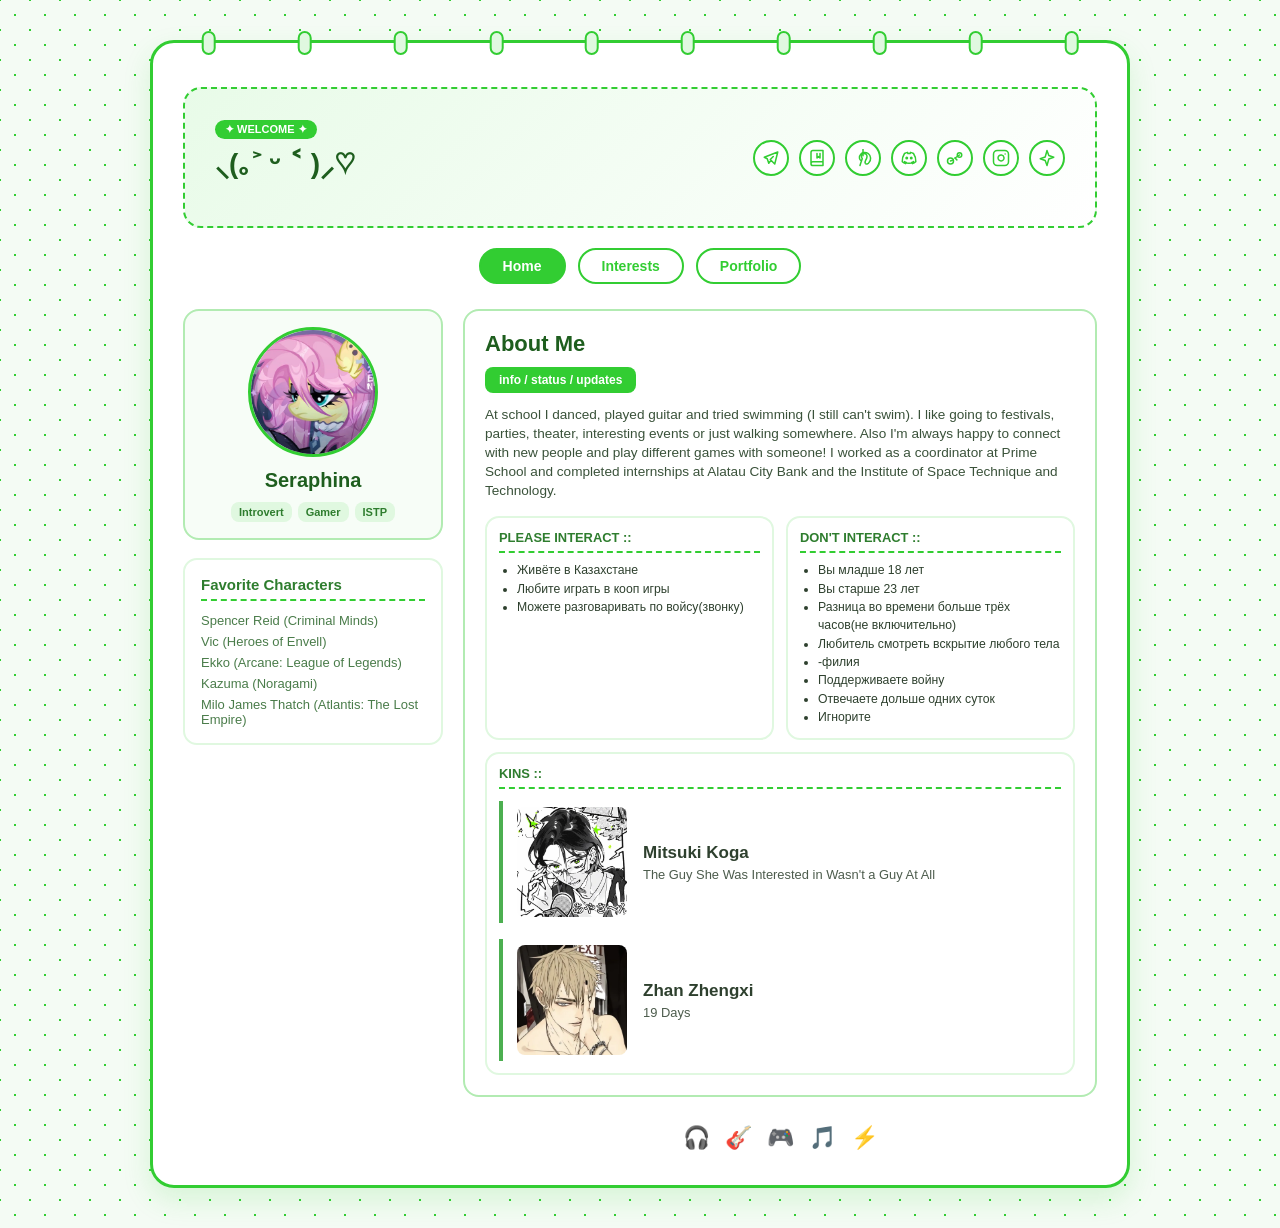
<file: index.html>
<!DOCTYPE html>
<html>
  <head>
    <link rel="icon" type="image/webp" href="./imgs/favicon.webp" />
    <meta http-equiv="refresh" content="0; url=./pages/index.html" />
  </head>
  <body></body>
</html>
</file>
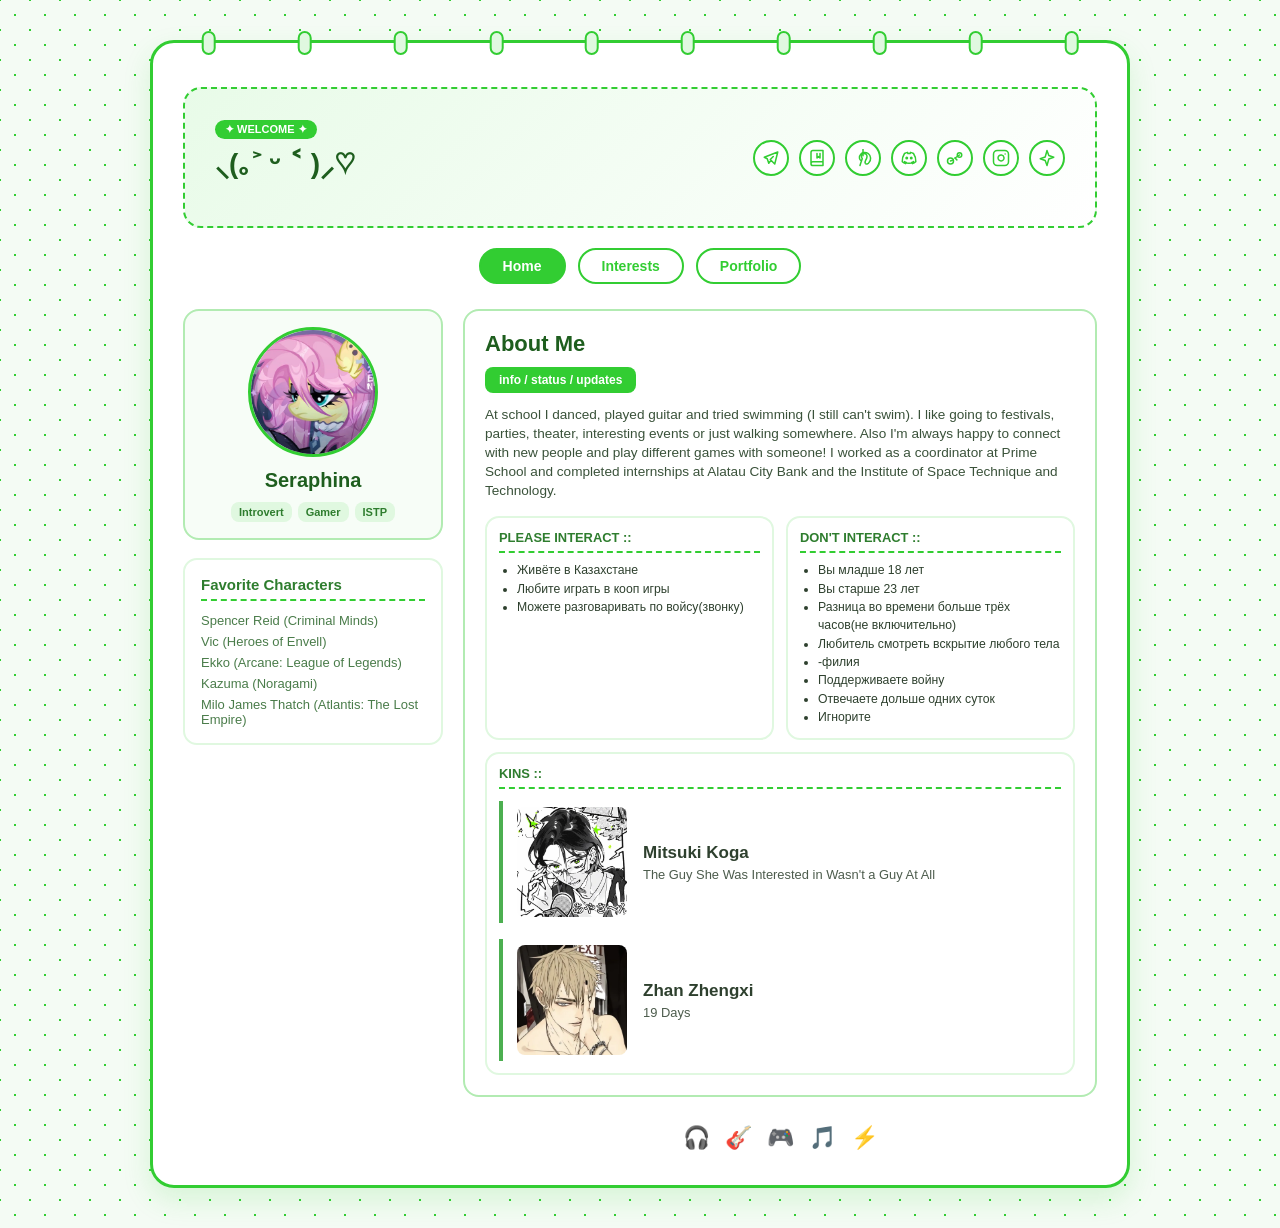
<file: pages/index.html>
<!DOCTYPE html>
<html lang="ru">

<head>
    <meta charset="UTF-8">
    <meta name="viewport" content="width=device-width, initial-scale=1.0">
    <title>Seraphina's info</title>
    <link rel="icon" type="image/webp" href="../imgs/favicon.webp">
    <link rel="stylesheet" href="../styles/style.css">
</head>

<body>
    <div class="notebook-container">
        <div class="notebook-rings">
            <span></span><span></span><span></span><span></span><span></span>
            <span></span><span></span><span></span><span></span><span></span>
        </div>

        <header class="header-banner">
            <div class="banner-content">
                <div class="badge-tag">✦ WELCOME ✦</div>
                <h1>⸜(｡˃ ᵕ ˂ )⸝♡</h1>
                <p style="font-size: small;">ﾠ‎</p>
            </div>
            <div class="social-links">
                <a href="https://t.me/WKQCI" class="social-bubble" title="Telegram">
                    <svg xmlns="http://www.w3.org/2000/svg" width="18" height="18" viewBox="0 0 24 24" fill="none"
                        stroke="currentColor" stroke-width="2" stroke-linecap="round" stroke-linejoin="round">
                        <path d="m15 10-4 4 6 6 4-16-18 7 4 2 2 6 3-4" />
                    </svg>
                </a>
                <a href="https://mangalib.me/ru/user/2241184" class="social-bubble" title="MangaLib">
                    <svg xmlns="http://www.w3.org/2000/svg" width="18" height="18" viewBox="0 0 24 24" fill="none"
                        stroke="currentColor" stroke-width="2" stroke-linecap="round" stroke-linejoin="round">
                        <path d="M4 19.5v-15A2.5 2.5 0 0 1 6.5 2H20v20H6.5a2.5 2.5 0 0 1 0-5H20" />
                        <path d="M12 6v6l2-2 2 2V6" />
                    </svg>
                </a>
                <a href="https://pin.it/7FS2SkRtE" class="social-bubble" title="Pinterest">
                    <svg xmlns="http://www.w3.org/2000/svg" width="18" height="18" viewBox="0 0 24 24" fill="none"
                        stroke="currentColor" stroke-width="2" stroke-linecap="round" stroke-linejoin="round">
                        <line x1="12" y1="9" x2="12" y1="22" />
                        <path
                            d="M8 22s1.5-5 3-9c-2-3-1-7 2-7 4 0 5 3 4 6-1 3-3 4-2 7 1 2 4 1 5-1 3-3 3-9-1-12-3-2-8-2-10 1-3 3-2 8 1 9" />
                    </svg>
                </a>
                <a href="https://discord.com/users/699096032499335188" class="social-bubble" title="Discord">
                    <svg xmlns="http://www.w3.org/2000/svg" width="18" height="18" viewBox="0 0 24 24" fill="none"
                        stroke="currentColor" stroke-width="2" stroke-linecap="round" stroke-linejoin="round">
                        <path
                            d="M18 6h0a14 14 0 0 0-4-1.5 10 10 0 0 0-.5 1.5 13 13 0 0 0-3 0 10 10 0 0 0-.5-1.5A14 14 0 0 0 6 6a18 18 0 0 0-3 11 15 15 0 0 0 4.5 2.5 11 11 0 0 0 1-1.5 9 9 0 0 1-2.5-1.2A.1.1 0 0 1 6 16.7a10 10 0 0 0 12 0 .1.1 0 0 1 .1.1 9 9 0 0 1-2.5 1.2 11 11 0 0 0 1 1.5 15 15 0 0 0 4.5-2.5A18 18 0 0 0 18 6z" />
                        <circle cx="9" cy="12" r="1" />
                        <circle cx="15" cy="12" r="1" />
                    </svg>
                </a>
                <a href="https://steamcommunity.com/profiles/76561199882814099/" class="social-bubble" title="Steam">
                    <svg xmlns="http://www.w3.org/2000/svg" width="18" height="18" viewBox="0 0 24 24" fill="none"
                        stroke="currentColor" stroke-width="2" stroke-linecap="round" stroke-linejoin="round">
                        <path d="M6 12a4 4 0 1 0 0 8 4 4 0 0 0 0-8z" />
                        <path d="M18 11a3 3 0 1 0 0-6 3 3 0 0 0 0 6z" />
                        <path d="M12 12l2.5 2.5" />
                        <path d="M6 16l3.5-1.5" />
                        <path d="M18 8l-6 4" />
                    </svg>
                </a>
                <a href="https://www.instagram.com/mitnkfa?igsh=MWlxY2xwZGx0ajd3OQ==" class="social-bubble"
                    title="Instagram">
                    <svg xmlns="http://www.w3.org/2000/svg" width="18" height="18" viewBox="0 0 24 24" fill="none"
                        stroke="currentColor" stroke-width="2" stroke-linecap="round" stroke-linejoin="round">
                        <rect width="20" height="20" x="2" y="2" rx="5" ry="5" />
                        <path d="M16 11.37A4 4 0 1 1 12.63 8 4 4 0 0 1 16 11.37z" />
                        <line x1="17.5" x2="17.51" y1="6.5" y2="6.5" />
                    </svg>
                </a>
                <a href="https://music.yandex.ru/playlists/lk.f6e17c79-1534-40dc-bf30-566a94ad2deb?utm_source=desktop&utm_medium=copy_link" class="social-bubble" title="Yandex Music">
                    <svg xmlns="http://www.w3.org/2000/svg" width="18" height="18" viewBox="0 0 24 24" fill="none"
                        stroke="currentColor" stroke-width="2" stroke-linecap="round" stroke-linejoin="round">
                        <path d="M12 2l2.4 6.6 6.6 2.4-6.6 2.4L12 22l-2.4-6.6L3 13l6.6-2.4L12 2z" />
                    </svg>
                </a>
            </div>
        </header>

        <nav class="navigation-bar">
            <a href="index.html" class="nav-pill active">Home</a>
            <a href="interests.html" class="nav-pill">Interests</a>
            <a href="portfolio.html" class="nav-pill">Portfolio</a>
        </nav>

        <div class="grid-layout">
            <aside class="sidebar">
                <div class="profile-card" style="padding: 16px;">
                    <div class="avatar-frame" style="width: 130px; height: 130px;">
                        <img src="../imgs/avatar.webp"
                            style="border-radius: 50%; object-fit: cover; width: 100%; height: 100%;">
                    </div>
                    <h2 style="margin-bottom: 10px;">Seraphina</h2>
                    <div class="tags-container">
                        <span class="tag">Introvert</span>
                        <span class="tag">Gamer</span>
                        <span class="tag">ISTP</span>
                    </div>
                </div>

                <div class="side-block">
                    <h3>Favorite Characters</h3>
                    <ul class="interest-list">
                        <li>Spencer Reid (Criminal Minds)</li>
                        <li>Vic (Heroes of Envell)</li>
                        <li>Ekko (Arcane: League of Legends)</li>
                        <li>Kazuma (Noragami)</li>
                        <li>Milo James Thatch (Atlantis: The Lost Empire)</li>
                    </ul>
                </div>
            </aside>

            <main class="main-content">
                <section class="content-card">
                    <h2>About Me</h2>
                    <div class="info-strip">info / status / updates</div>
                    <p style="font-size: 0.85em; line-height: 1.4; margin-bottom: 16px;">At school I danced, played guitar and
                        tried swimming (I still can't swim). I like going to festivals, parties, theater, interesting
                        events or just walking somewhere. Also I'm always happy to connect with new people and play different games with someone! I worked as a coordinator at Prime School and completed internships at Alatau City Bank and the Institute of Space Technique and Technology.</p>

                    <div style="display: grid; grid-template-columns: repeat(auto-fit, minmax(200px, 1fr)); gap: 12px; margin-bottom: 12px;">
                        <div class="side-block" style="padding: 12px; font-size: 0.85em;">
                            <h3 style="font-size: 0.95em; margin-bottom: 8px;">PLEASE INTERACT ::</h3>
                            <ul style="list-style-type: disc; padding-left: 18px; margin: 0; font-size: 0.9em; line-height: 1.5;">
                                <li>Живёте в Казахстане</li>
                                <li>Любите играть в кооп игры</li>
                                <li>Можете разговаривать по войсу(звонку)</li>
                            </ul>
                        </div>

                        <div class="side-block" style="padding: 12px; font-size: 0.85em;">
                            <h3 style="font-size: 0.95em; margin-bottom: 8px;">DON'T INTERACT ::</h3>
                            <ul style="list-style-type: disc; padding-left: 18px; margin: 0; font-size: 0.9em; line-height: 1.5;">
                                <li>Вы младше 18 лет</li>
                                <li>Вы старше 23 лет</li>
                                <li>Разница во времени больше трёх часов(не включительно)</li>
                                <li>Любитель смотреть вскрытие любого тела</li>
                                <li>-филия</li>
                                <li>Поддерживаете войну</li>
                                <li>Отвечаете дольше одних суток</li>
                                <li>Игнорите</li>
                            </ul>
                        </div>
                    </div>

                    <div class="side-block" style="padding: 12px; font-size: 0.85em;">
                        <h3 style="font-size: 0.95em; margin-bottom: 12px;">KINS ::</h3>
                        <div style="display: flex; flex-direction: column; gap: 16px;">
                            <div style="display: flex; align-items: center; gap: 16px; border-left: 4px solid #4caf50; padding-left: 14px; padding-top: 6px; padding-bottom: 6px;">
                                <img src="../imgs/mitsuki.webp" alt="Mitsuki Koga" style="width: 110px; height: 110px; border-radius: 8px; object-fit: cover; flex-shrink: 0; display: block; margin: 0 auto;">
                                <div style="width: 100%;">
                                    <div style="font-weight: bold; font-size: 1.25em; margin-bottom: 4px; text-align: left;">Mitsuki Koga</div>
                                    <div style="font-size: 0.95em; opacity: 0.85; text-align: left;">The Guy She Was Interested in Wasn't a Guy At All</div>
                                </div>
                            </div>
                            <div style="display: flex; align-items: center; gap: 16px; border-left: 4px solid #4caf50; padding-left: 14px; padding-top: 6px; padding-bottom: 6px;">
                                <img src="../imgs/zhan_zheng_xi.webp" alt="Zhan Zhengxi" style="width: 110px; height: 110px; border-radius: 8px; object-fit: cover; flex-shrink: 0; display: block; margin: 0 auto;">
                                <div style="width: 100%;">
                                    <div style="font-weight: bold; font-size: 1.25em; margin-bottom: 4px; text-align: left;">Zhan Zhengxi</div>
                                    <div style="font-size: 0.95em; opacity: 0.85; text-align: left;">19 Days</div>
                                </div>
                            </div>
                        </div>
                    </div>
                </section>

                <div class="decorations">
                    <span class="decor-icon">🎧</span>
                    <span class="decor-icon">🎸</span>
                    <span class="decor-icon">🎮</span>
                    <span class="decor-icon">🎵</span>
                    <span class="decor-icon">⚡</span>
                </div>
            </main>
        </div>
    </div>
</body>

</html>
</file>
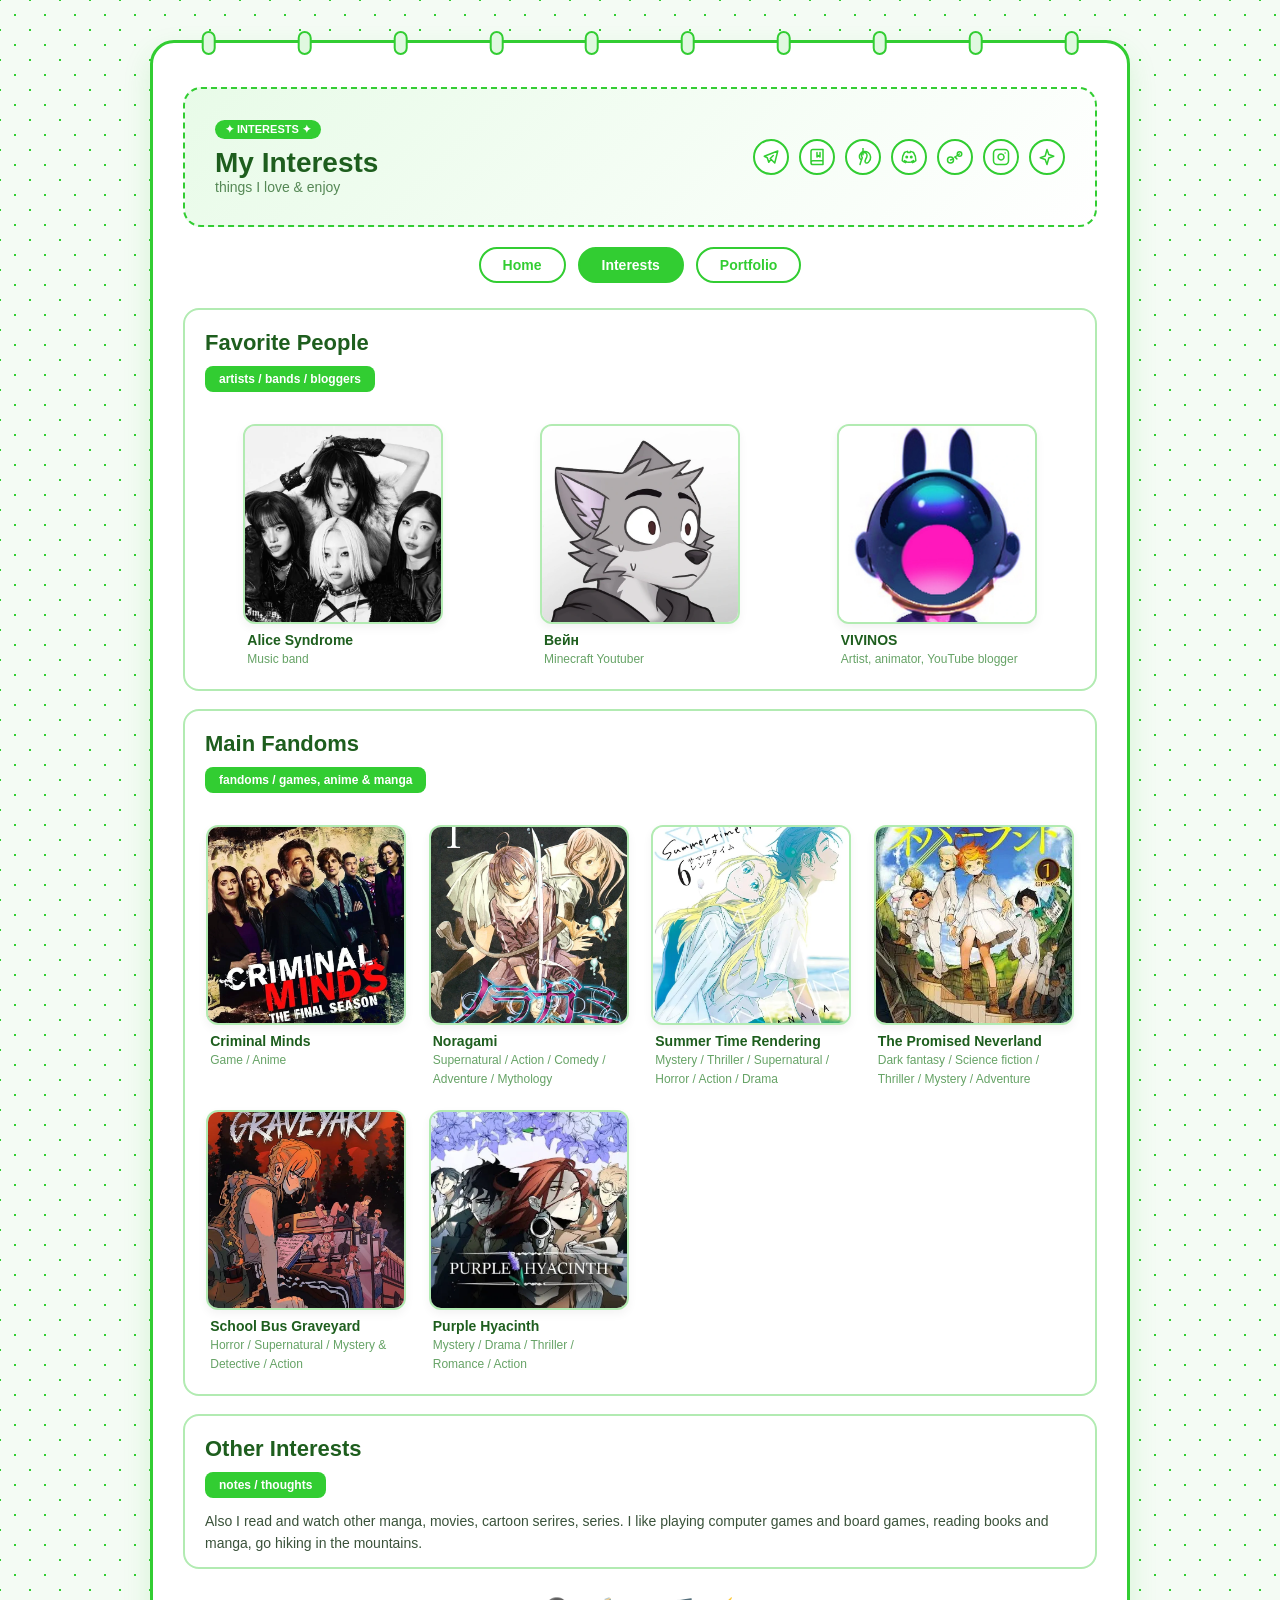
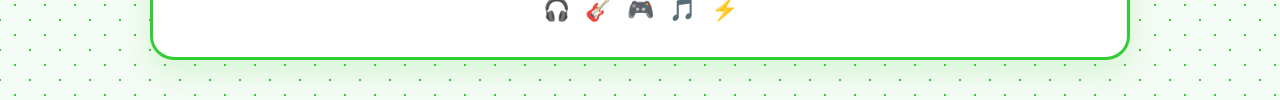
<file: pages/interests.html>
<!DOCTYPE html>
<html lang="ru">

<head>
    <meta charset="UTF-8">
    <meta name="viewport" content="width=device-width, initial-scale=1.0">
    <title>Seraphina's info</title>
    <link rel="icon" type="image/webp" href="../imgs/favicon.webp">
    <link rel="stylesheet" href="../styles/style.css">
</head>

<body>
    <div class="notebook-container">
        <div class="notebook-rings">
            <span></span><span></span><span></span><span></span><span></span>
            <span></span><span></span><span></span><span></span><span></span>
        </div>

        <header class="header-banner">
            <div class="banner-content">
                <div class="badge-tag">✦ INTERESTS ✦</div>
                <h1>My Interests</h1>
                <p class="subheader">things I love & enjoy</p>
            </div>
            <div class="social-links">
                <a href="https://t.me/WKQCI" class="social-bubble" title="Telegram">
                    <svg xmlns="http://www.w3.org/2000/svg" width="18" height="18" viewBox="0 0 24 24" fill="none"
                        stroke="currentColor" stroke-width="2" stroke-linecap="round" stroke-linejoin="round">
                        <path d="m15 10-4 4 6 6 4-16-18 7 4 2 2 6 3-4" />
                    </svg>
                </a>
                <a href="https://mangalib.me/ru/user/2241184" class="social-bubble" title="MangaLib">
                    <svg xmlns="http://www.w3.org/2000/svg" width="18" height="18" viewBox="0 0 24 24" fill="none"
                        stroke="currentColor" stroke-width="2" stroke-linecap="round" stroke-linejoin="round">
                        <path d="M4 19.5v-15A2.5 2.5 0 0 1 6.5 2H20v20H6.5a2.5 2.5 0 0 1 0-5H20" />
                        <path d="M12 6v6l2-2 2 2V6" />
                    </svg>
                </a>
                <a href="https://pin.it/7FS2SkRtE" class="social-bubble" title="Pinterest">
                    <svg xmlns="http://www.w3.org/2000/svg" width="18" height="18" viewBox="0 0 24 24" fill="none"
                        stroke="currentColor" stroke-width="2" stroke-linecap="round" stroke-linejoin="round">
                        <line x1="12" y1="9" x2="12" y1="22" />
                        <path
                            d="M8 22s1.5-5 3-9c-2-3-1-7 2-7 4 0 5 3 4 6-1 3-3 4-2 7 1 2 4 1 5-1 3-3 3-9-1-12-3-2-8-2-10 1-3 3-2 8 1 9" />
                    </svg>
                </a>
                <a href="https://discord.com/users/699096032499335188" class="social-bubble" title="Discord">
                    <svg xmlns="http://www.w3.org/2000/svg" width="18" height="18" viewBox="0 0 24 24" fill="none"
                        stroke="currentColor" stroke-width="2" stroke-linecap="round" stroke-linejoin="round">
                        <path
                            d="M18 6h0a14 14 0 0 0-4-1.5 10 10 0 0 0-.5 1.5 13 13 0 0 0-3 0 10 10 0 0 0-.5-1.5A14 14 0 0 0 6 6a18 18 0 0 0-3 11 15 15 0 0 0 4.5 2.5 11 11 0 0 0 1-1.5 9 9 0 0 1-2.5-1.2A.1.1 0 0 1 6 16.7a10 10 0 0 0 12 0 .1.1 0 0 1 .1.1 9 9 0 0 1-2.5 1.2 11 11 0 0 0 1 1.5 15 15 0 0 0 4.5-2.5A18 18 0 0 0 18 6z" />
                        <circle cx="9" cy="12" r="1" />
                        <circle cx="15" cy="12" r="1" />
                    </svg>
                </a>
                <a href="https://steamcommunity.com/profiles/76561199882814099/" class="social-bubble" title="Steam">
                    <svg xmlns="http://www.w3.org/2000/svg" width="18" height="18" viewBox="0 0 24 24" fill="none"
                        stroke="currentColor" stroke-width="2" stroke-linecap="round" stroke-linejoin="round">
                        <path d="M6 12a4 4 0 1 0 0 8 4 4 0 0 0 0-8z" />
                        <path d="M18 11a3 3 0 1 0 0-6 3 3 0 0 0 0 6z" />
                        <path d="M12 12l2.5 2.5" />
                        <path d="M6 16l3.5-1.5" />
                        <path d="M18 8l-6 4" />
                    </svg>
                </a>
                <a href="https://www.instagram.com/mitnkfa?igsh=MWlxY2xwZGx0ajd3OQ==" class="social-bubble"
                    title="Instagram">
                    <svg xmlns="http://www.w3.org/2000/svg" width="18" height="18" viewBox="0 0 24 24" fill="none"
                        stroke="currentColor" stroke-width="2" stroke-linecap="round" stroke-linejoin="round">
                        <rect width="20" height="20" x="2" y="2" rx="5" ry="5" />
                        <path d="M16 11.37A4 4 0 1 1 12.63 8 4 4 0 0 1 16 11.37z" />
                        <line x1="17.5" x2="17.51" y1="6.5" y2="6.5" />
                    </svg>
                </a>
                <a href="https://music.yandex.ru/playlists/lk.f6e17c79-1534-40dc-bf30-566a94ad2deb?utm_source=desktop&utm_medium=copy_link"
                    class="social-bubble" title="Yandex Music">
                    <svg xmlns="http://www.w3.org/2000/svg" width="18" height="18" viewBox="0 0 24 24" fill="none"
                        stroke="currentColor" stroke-width="2" stroke-linecap="round" stroke-linejoin="round">
                        <path d="M12 2l2.4 6.6 6.6 2.4-6.6 2.4L12 22l-2.4-6.6L3 13l6.6-2.4L12 2z" />
                    </svg>
                </a>
            </div>
        </header>

        <nav class="navigation-bar">
            <a href="index.html" class="nav-pill">Home</a>
            <a href="interests.html" class="nav-pill active">Interests</a>
            <a href="portfolio.html" class="nav-pill">Portfolio</a>
        </nav>

        <div class="grid-layout single-column">
            <main class="main-content">

                <section class="content-card">
                    <h2>Favorite People</h2>
                    <div class="info-strip">artists / bands / bloggers</div>

                    <div class="discs-container">
                        <div class="disc-card">
                            <div class="disc-cover">
                                <img src="../imgs/alice_syndrome.webp">
                            </div>
                            <div class="disc-info">
                                <h4>Alice Syndrome</h4>
                                <p>Music band</p>
                            </div>
                        </div>

                        <div class="disc-card">
                            <div class="disc-cover">
                                <img src="../imgs/weyn.webp">
                            </div>
                            <div class="disc-info">
                                <h4>Вейн</h4>
                                <p>Minecraft Youtuber</p>
                            </div>
                        </div>

                        <div class="disc-card">
                            <div class="disc-cover">
                                <img src="../imgs/vivinos.webp">
                            </div>
                            <div class="disc-info">
                                <h4>VIVINOS</h4>
                                <p>Artist, animator, YouTube blogger</p>
                            </div>
                        </div>
                    </div>
                </section>

                <section class="content-card">
                    <h2>Main Fandoms</h2>
                    <div class="info-strip">fandoms / games, anime & manga</div>

                    <div class="discs-container">
                        <div class="disc-card">
                            <div class="disc-cover">
                                <img src="../imgs/criminal_minds.webp">
                            </div>
                            <div class="disc-info">
                                <h4>Criminal Minds</h4>
                                <p>Game / Anime</p>
                            </div>
                        </div>

                        <div class="disc-card">
                            <div class="disc-cover">
                                <img src="../imgs/Noragami.webp">
                            </div>
                            <div class="disc-info">
                                <h4>Noragami</h4>
                                <p>Supernatural / Action / Comedy / Adventure / Mythology</p>
                            </div>
                        </div>

                        <div class="disc-card">
                            <div class="disc-cover">
                                <img src="../imgs/summer_time_rendering.webp">
                            </div>
                            <div class="disc-info">
                                <h4>Summer Time Rendering</h4>
                                <p>Mystery / Thriller / Supernatural / Horror / Action / Drama</p>
                            </div>
                        </div>

                        <div class="disc-card">
                            <div class="disc-cover">
                                <img src="../imgs/the_promised_neverland.webp">
                            </div>
                            <div class="disc-info">
                                <h4>The Promised Neverland</h4>
                                <p>Dark fantasy / Science fiction / Thriller / Mystery / Adventure</p>
                            </div>
                        </div>

                        <div class="disc-card">
                            <div class="disc-cover">
                                <img src="../imgs/School_Bus_Graveyard.webp">
                            </div>
                            <div class="disc-info">
                                <h4>School Bus Graveyard</h4>
                                <p>Horror / Supernatural / Mystery & Detective / Action</p>
                            </div>
                        </div>

                        <div class="disc-card">
                            <div class="disc-cover">
                                <img src="../imgs/Purple_Hyacinth.webp">
                            </div>
                            <div class="disc-info">
                                <h4>Purple Hyacinth</h4>
                                <p>Mystery / Drama / Thriller / Romance / Action</p>
                            </div>
                        </div>
                    </div>
                </section>

                <section class="content-card" style="min-height: auto; padding-bottom: 12px; margin-bottom: 0;">
                    <h2>Other Interests</h2>
                    <div class="info-strip">notes / thoughts</div>
                    <p>Also I read and watch other manga, movies, cartoon serires, series. I like playing computer
                        games and board games, reading books and manga, go hiking in the mountains.</p>
                </section>

                <div class="decorations">
                    <span class="decor-icon">🎧</span>
                    <span class="decor-icon">🎸</span>
                    <span class="decor-icon">🎮</span>
                    <span class="decor-icon">🎵</span>
                    <span class="decor-icon">⚡</span>
                </div>
            </main>
        </div>
    </div>
</body>

</html>
</file>
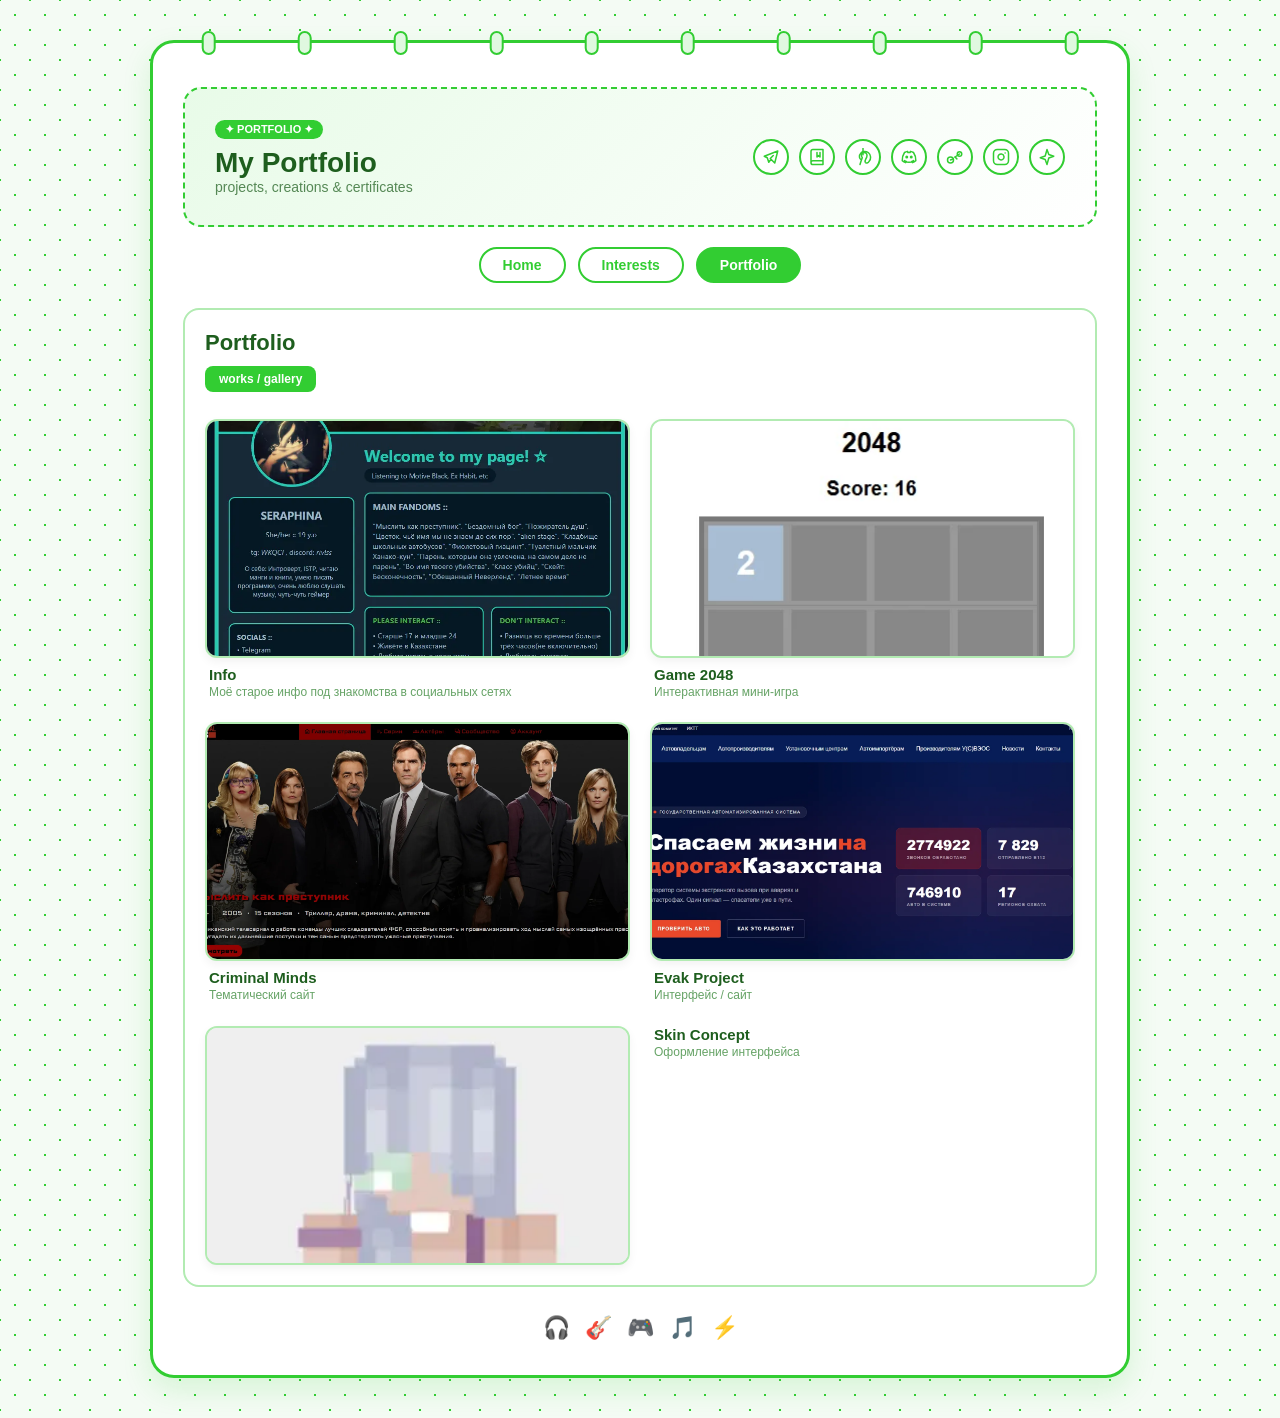
<file: pages/portfolio.html>
<!DOCTYPE html>
<html lang="ru">

<head>
    <meta charset="UTF-8">
    <meta name="viewport" content="width=device-width, initial-scale=1.0">
    <title>Seraphina's info</title>
    <link rel="icon" type="image/webp" href="../imgs/favicon.webp">
    <link rel="stylesheet" href="../styles/style.css">
    <style>
        .portfolio-card {
            text-decoration: none;
        }
    </style>
</head>

<body>
    <div class="notebook-container">
        <div class="notebook-rings">
            <span></span><span></span><span></span><span></span><span></span>
            <span></span><span></span><span></span><span></span><span></span>
        </div>

        <header class="header-banner">
            <div class="banner-content">
                <div class="badge-tag">✦ PORTFOLIO ✦</div>
                <h1>My Portfolio</h1>
                <p class="subheader">projects, creations & certificates</p>
            </div>
            <div class="social-links">
                <a href="https://t.me/WKQCI" class="social-bubble" title="Telegram">
                    <svg xmlns="http://www.w3.org/2000/svg" width="18" height="18" viewBox="0 0 24 24" fill="none"
                        stroke="currentColor" stroke-width="2" stroke-linecap="round" stroke-linejoin="round">
                        <path d="m15 10-4 4 6 6 4-16-18 7 4 2 2 6 3-4" />
                    </svg>
                </a>
                <a href="https://mangalib.me/ru/user/2241184" class="social-bubble" title="MangaLib">
                    <svg xmlns="http://www.w3.org/2000/svg" width="18" height="18" viewBox="0 0 24 24" fill="none"
                        stroke="currentColor" stroke-width="2" stroke-linecap="round" stroke-linejoin="round">
                        <path d="M4 19.5v-15A2.5 2.5 0 0 1 6.5 2H20v20H6.5a2.5 2.5 0 0 1 0-5H20" />
                        <path d="M12 6v6l2-2 2 2V6" />
                    </svg>
                </a>
                <a href="https://pin.it/7FS2SkRtE" class="social-bubble" title="Pinterest">
                    <svg xmlns="http://www.w3.org/2000/svg" width="18" height="18" viewBox="0 0 24 24" fill="none"
                        stroke="currentColor" stroke-width="2" stroke-linecap="round" stroke-linejoin="round">
                        <line x1="12" y1="9" x2="12" y1="22" />
                        <path
                            d="M8 22s1.5-5 3-9c-2-3-1-7 2-7 4 0 5 3 4 6-1 3-3 4-2 7 1 2 4 1 5-1 3-3 3-9-1-12-3-2-8-2-10 1-3 3-2 8 1 9" />
                    </svg>
                </a>
                <a href="https://discord.com/users/699096032499335188" class="social-bubble" title="Discord">
                    <svg xmlns="http://www.w3.org/2000/svg" width="18" height="18" viewBox="0 0 24 24" fill="none"
                        stroke="currentColor" stroke-width="2" stroke-linecap="round" stroke-linejoin="round">
                        <path
                            d="M18 6h0a14 14 0 0 0-4-1.5 10 10 0 0 0-.5 1.5 13 13 0 0 0-3 0 10 10 0 0 0-.5-1.5A14 14 0 0 0 6 6a18 18 0 0 0-3 11 15 15 0 0 0 4.5 2.5 11 11 0 0 0 1-1.5 9 9 0 0 1-2.5-1.2A.1.1 0 0 1 6 16.7a10 10 0 0 0 12 0 .1.1 0 0 1 .1.1 9 9 0 0 1-2.5 1.2 11 11 0 0 0 1 1.5 15 15 0 0 0 4.5-2.5A18 18 0 0 0 18 6z" />
                        <circle cx="9" cy="12" r="1" />
                        <circle cx="15" cy="12" r="1" />
                    </svg>
                </a>
                <a href="https://steamcommunity.com/profiles/76561199882814099/" class="social-bubble" title="Steam">
                    <svg xmlns="http://www.w3.org/2000/svg" width="18" height="18" viewBox="0 0 24 24" fill="none"
                        stroke="currentColor" stroke-width="2" stroke-linecap="round" stroke-linejoin="round">
                        <path d="M6 12a4 4 0 1 0 0 8 4 4 0 0 0 0-8z" />
                        <path d="M18 11a3 3 0 1 0 0-6 3 3 0 0 0 0 6z" />
                        <path d="M12 12l2.5 2.5" />
                        <path d="M6 16l3.5-1.5" />
                        <path d="M18 8l-6 4" />
                    </svg>
                </a>
                <a href="https://www.instagram.com/mitnkfa?igsh=MWlxY2xwZGx0ajd3OQ==" class="social-bubble"
                    title="Instagram">
                    <svg xmlns="http://www.w3.org/2000/svg" width="18" height="18" viewBox="0 0 24 24" fill="none"
                        stroke="currentColor" stroke-width="2" stroke-linecap="round" stroke-linejoin="round">
                        <rect width="20" height="20" x="2" y="2" rx="5" ry="5" />
                        <path d="M16 11.37A4 4 0 1 1 12.63 8 4 4 0 0 1 16 11.37z" />
                        <line x1="17.5" x2="17.51" y1="6.5" y2="6.5" />
                    </svg>
                </a>
                <a href="https://music.yandex.ru/playlists/lk.f6e17c79-1534-40dc-bf30-566a94ad2deb?utm_source=desktop&utm_medium=copy_link"
                    class="social-bubble" title="Yandex Music">
                    <svg xmlns="http://www.w3.org/2000/svg" width="18" height="18" viewBox="0 0 24 24" fill="none"
                        stroke="currentColor" stroke-width="2" stroke-linecap="round" stroke-linejoin="round">
                        <path d="M12 2l2.4 6.6 6.6 2.4-6.6 2.4L12 22l-2.4-6.6L3 13l6.6-2.4L12 2z" />
                    </svg>
                </a>
            </div>
        </header>

        <nav class="navigation-bar">
            <a href="index.html" class="nav-pill">Home</a>
            <a href="interests.html" class="nav-pill">Interests</a>
            <a href="portfolio.html" class="nav-pill active">Portfolio</a>
        </nav>

        <div class="grid-layout single-column">
            <main class="main-content">
                <section class="content-card">
                    <h2>Portfolio</h2>
                    <div class="info-strip">works / gallery</div>

                    <div class="portfolio-grid">
                        <a href="https://seraphinasinfo.netlify.app" target="_blank" class="portfolio-card">
                            <div class="portfolio-thumb">
                                <img src="../imgs/projects/info.webp" alt="Project Info">
                            </div>
                            <div class="portfolio-info">
                                <h4>Info</h4>
                                <p>Моё старое инфо под знакомства в социальных сетях</p>
                            </div>
                        </a>

                        <a href="https://codepen.io/Lsdwei/pen/mdQbLao" target="_blank" class="portfolio-card">
                            <div class="portfolio-thumb">
                                <img src="../imgs/projects/2048.webp" alt="2048 Game">
                            </div>
                            <div class="portfolio-info">
                                <h4>Game 2048</h4>
                                <p>Интерактивная мини-игра</p>
                            </div>
                        </a>

                        <a href="https://skirzi.github.io/criminal-minds.github.io/" target="_blank" class="portfolio-card">
                            <div class="portfolio-thumb">
                                <img src="../imgs/projects/criminal_minds_site.webp" alt="Criminal Minds Site">
                            </div>
                            <div class="portfolio-info">
                                <h4>Criminal Minds</h4>
                                <p>Тематический сайт</p>
                            </div>
                        </a>

                        <a href="https://skirzi.github.io/evak_not_of.github.io/" target="_blank" class="portfolio-card">
                            <div class="portfolio-thumb">
                                <img src="../imgs/projects/evak.webp" alt="Evak">
                            </div>
                            <div class="portfolio-info">
                                <h4>Evak Project</h4>
                                <p>Интерфейс / сайт</p>
                            </div>
                        </a>
                            <div class="portfolio-thumb">
                                <img src="../imgs/projects/skin.webp" alt="Skin">
                            </div>
                            <div class="portfolio-info">
                                <h4>Skin Concept</h4>
                                <p>Оформление интерфейса</p>
                            </div>
                    </div>
                </section>

                <div class="decorations">
                    <span class="decor-icon">🎧</span>
                    <span class="decor-icon">🎸</span>
                    <span class="decor-icon">🎮</span>
                    <span class="decor-icon">🎵</span>
                    <span class="decor-icon">⚡</span>
                </div>
            </main>
        </div>
    </div>
</body>

</html>
</file>
<file: styles/style.css>
* {
    box-sizing: border-box;
    margin: 0;
    padding: 0;
    font-family: 'Segoe UI', Tahoma, Geneva, Verdana, sans-serif;
    scrollbar-width: thin;
    scrollbar-color: #32cd32 #f4fbf4;
}

html {
    overflow-y: scroll;
}

body {
    background-color: #f4fbf4;
    background-image: radial-gradient(#32cd32 0.75px, transparent 0.75px), radial-gradient(#32cd32 0.75px, #f4fbf4 0.75px);
    background-size: 30px 30px;
    background-position: 0 0, 15px 15px;
    color: #2e402e;
    display: flex;
    justify-content: center;
    align-items: center;
    min-height: 100vh;
    padding: 40px 20px;
}

.notebook-container {
    width: min(100%, 980px);
    max-width: calc(100vw - 32px);
    background-color: #ffffff;
    border: 3px solid #32CD32;
    border-radius: 24px;
    box-shadow: 0 12px 28px rgba(50, 205, 50, 0.15);
    padding: clamp(20px, 3vw, 30px) clamp(16px, 2.5vw, 25px);
    position: relative;
    margin: 0 auto;
}

.notebook-rings {
    position: absolute;
    top: -12px;
    left: 50%;
    transform: translateX(-50%);
    display: flex;
    gap: 20px;
    width: 90%;
    justify-content: space-between;
}

.notebook-rings span {
    width: 14px;
    height: 24px;
    background: #e0f8e0;
    border: 2px solid #32CD32;
    border-radius: 10px;
}

.header-banner {
    background: linear-gradient(135deg, #e8fbe8 0%, #ffffff 100%);
    border: 2px dashed #32CD32;
    border-radius: 18px;
    padding: 25px;
    display: flex;
    justify-content: space-between;
    align-items: center;
    margin: 10px 0 20px;
}

.badge-tag {
    display: inline-block;
    background-color: #32CD32;
    color: #ffffff;
    font-size: 11px;
    font-weight: bold;
    padding: 3px 10px;
    border-radius: 12px;
    margin-bottom: 8px;
}

.header-banner h1 {
    font-size: 28px;
    color: #1e5e1e;
}

.subheader {
    font-size: 14px;
    color: #558855;
}

.social-links {
    display: flex;
    gap: 10px;
    flex-wrap: wrap;
}

.social-bubble {
    width: 36px;
    height: 36px;
    border-radius: 50%;
    background-color: #ffffff;
    border: 2px solid #32CD32;
    color: #32CD32;
    display: flex;
    align-items: center;
    justify-content: center;
    text-decoration: none;
    font-weight: bold;
    transition: transform 0.2s, background-color 0.2s;
}

.social-bubble:hover {
    transform: translateY(-3px);
    background-color: #32CD32;
    color: #ffffff;
}

.navigation-bar {
    display: flex;
    gap: 12px;
    justify-content: center;
    margin-bottom: 25px;
    flex-wrap: wrap;
}

.nav-pill {
    text-decoration: none;
    color: #32CD32;
    border: 2px solid #32CD32;
    padding: 8px 22px;
    border-radius: 20px;
    font-size: 14px;
    font-weight: 600;
    transition: all 0.2s;
}

.nav-pill:hover, 
.nav-pill.active {
    background-color: #32CD32;
    color: #ffffff;
}

.grid-layout {
    display: grid;
    grid-template-columns: 260px 1fr;
    gap: 20px;
    justify-content: center;
    align-items: start;
    margin: 0 auto;
    width: 100%;
}

.grid-layout.single-column {
    grid-template-columns: 1fr;
}

.sidebar,
.main-content {
    display: flex;
    flex-direction: column;
    gap: 18px;
}

.profile-card {
    background-color: #f7fdf7;
    border: 2px solid #b2ebb2;
    border-radius: 16px;
    padding: 20px;
    text-align: center;
}

.avatar-frame {
    width: 90px;
    height: 90px;
    border-radius: 50%;
    border: 3px solid #32CD32;
    background-color: #e8fbe8;
    margin: 0 auto 12px;
    display: flex;
    align-items: center;
    justify-content: center;
    font-size: 36px;
}

.profile-card h2 {
    font-size: 20px;
    color: #1e5e1e;
}

.handle {
    font-size: 13px;
    color: #66a366;
    margin-bottom: 12px;
}

.tags-container {
    display: flex;
    gap: 6px;
    justify-content: center;
    flex-wrap: wrap;
}

.tag {
    background-color: #e0f8e0;
    color: #2e7d2e;
    font-size: 11px;
    padding: 4px 8px;
    border-radius: 8px;
    font-weight: 600;
}

.side-block {
    background-color: #ffffff;
    border: 2px solid #e0f8e0;
    border-radius: 14px;
    padding: 16px;
}

.side-block h3 {
    font-size: 15px;
    color: #2e7d2e;
    border-bottom: 2px dashed #32CD32;
    padding-bottom: 6px;
    margin-bottom: 12px;
}

.interest-list {
    list-style: none;
    font-size: 13px;
    color: #4a7c4a;
    display: flex;
    flex-direction: column;
    gap: 6px;
}

.content-card {
    background-color: #ffffff;
    border: 2px solid #b2ebb2;
    border-radius: 16px;
    padding: 20px;
    min-height: 250px;
}

.content-card h2 {
    font-size: 22px;
    color: #1e5e1e;
    margin-bottom: 10px;
}

.info-strip {
    background-color: #32CD32;
    color: #ffffff;
    padding: 6px 14px;
    border-radius: 8px;
    font-size: 12px;
    font-weight: bold;
    margin-bottom: 12px;
    display: inline-block;
}

.content-card p {
    font-size: 14px;
    line-height: 1.6;
    color: #3a523a;
}

.decorations {
    display: flex;
    justify-content: center;
    gap: 15px;
    font-size: 22px;
    margin-top: 10px;
}

.camera-frame-container {
    position: relative;
    width: 100%;
    max-width: 600px;
    margin: -3% auto 0;
}

.camera-frame-img {
    width: 100%;
    height: auto;
    display: block;
    position: relative;
    z-index: 2;
    pointer-events: none;
}

.camera-screen-slider {
    position: absolute;
    top: 38%;
    left: 7.9%;
    width: 44%;
    height: 51%;
    z-index: 1;
    overflow: hidden;
    border-radius: 6px;
    background-color: #000;
}

.slider-track {
    display: flex;
    width: 400%;
    height: 100%;
    animation: autoInfiniteSlide 12s infinite cubic-bezier(0.4, 0, 0.2, 1);
}

.slider-track img {
    width: 25%;
    height: 100%;
    object-fit: cover;
}

@keyframes autoInfiniteSlide {
    0%, 20% { transform: translateX(0%); }
    25%, 45% { transform: translateX(-25%); }
    50%, 70% { transform: translateX(-50%); }
    75%, 95% { transform: translateX(-75%); }
    100% { transform: translateX(0%); }
}

.discs-container {
    display: grid;
    grid-template-columns: repeat(auto-fit, minmax(180px, 1fr));
    gap: 20px;
    margin-top: 20px;
    justify-items: center;
}

.disc-card {
    width: 100%;
    max-width: 200px;
    display: flex;
    flex-direction: column;
    gap: 8px;
}

.disc-cover {
    position: relative;
    width: 100%;
    aspect-ratio: 1 / 1;
    border-radius: 12px;
    overflow: hidden;
    border: 2px solid #b2ebb2;
    background-color: #f7fdf7;
    box-shadow: 0 4px 10px rgba(0,0,0,0.05);
}

.disc-cover img,
.portfolio-thumb img {
    width: 100%;
    height: 100%;
    object-fit: cover;
    display: block;
}

.play-btn {
    position: absolute;
    bottom: 10px;
    right: 10px;
    width: 36px;
    height: 36px;
    border-radius: 50%;
    background-color: rgba(255, 255, 255, 0.9);
    border: 2px solid #32CD32;
    color: #32CD32;
    font-size: 14px;
    display: flex;
    align-items: center;
    justify-content: center;
    cursor: pointer;
    transition: transform 0.2s, background-color 0.2s;
}

.play-btn:hover {
    transform: scale(1.1);
    background-color: #32CD32;
    color: #ffffff;
}

.disc-info {
    display: flex;
    flex-direction: column;
    gap: 2px;
    padding: 0 4px;
}

.disc-info .emoji-tag {
    font-size: 14px;
}

.disc-info h4 {
    font-size: 14px;
    color: #1e5e1e;
    font-weight: 600;
}

.disc-info p {
    font-size: 12px;
    color: #66a366;
}

.portfolio-grid {
    display: grid;
    grid-template-columns: repeat(auto-fit, minmax(280px, 1fr));
    gap: 20px;
    margin-top: 15px;
}

.portfolio-card {
    display: flex;
    flex-direction: column;
    gap: 8px;
    width: 100%;
}

.portfolio-thumb {
    position: relative;
    width: 100%;
    aspect-ratio: 16 / 9;
    border-radius: 12px;
    overflow: hidden;
    border: 2px solid #b2ebb2;
    background-color: #f7fdf7;
    box-shadow: 0 4px 10px rgba(0, 0, 0, 0.05);
}

.portfolio-info {
    padding: 0 4px;
}

.portfolio-info h4 {
    font-size: 15px;
    color: #1e5e1e;
    font-weight: 600;
}

.portfolio-info p {
    font-size: 12px;
    color: #66a366;
}

@media (max-width: 920px) {
    body {
        padding: 20px 14px;
    }

    .grid-layout {
        grid-template-columns: 1fr;
    }

    .header-banner {
        flex-direction: column;
        align-items: flex-start;
        gap: 14px;
    }

    .social-links {
        margin-top: 4px;
    }
}

@media (max-width: 760px) {
    body {
        padding: 16px 10px;
    }

    .notebook-container {
        border-radius: 18px;
        padding: 20px 14px;
    }

    .header-banner {
        padding: 20px;
    }

    .header-banner h1 {
        font-size: 24px;
    }

    .subheader {
        font-size: 13px;
    }

    .nav-pill {
        padding: 7px 16px;
    }

    .profile-card,
    .side-block,
    .content-card {
        padding: 16px;
    }

    .decorations {
        font-size: 20px;
        gap: 10px;
    }

    .camera-frame-container {
        margin-top: 0;
    }
}

@media (max-width: 560px) {
    body {
        padding: 10px 6px;
    }

    .notebook-container {
        border-radius: 16px;
        padding: 16px 12px;
    }

    .notebook-rings {
        top: -8px;
        width: 96%;
        gap: 12px;
    }

    .notebook-rings span {
        width: 10px;
        height: 18px;
    }

    .badge-tag {
        font-size: 10px;
    }

    .header-banner {
        padding: 16px;
    }

    .header-banner h1 {
        font-size: 22px;
    }

    .subheader {
        font-size: 12px;
    }

    .social-bubble {
        width: 32px;
        height: 32px;
    }

    .navigation-bar {
        justify-content: flex-start;
        gap: 8px;
    }

    .nav-pill {
        width: calc(50% - 4px);
        text-align: center;
        padding: 8px 10px;
    }

    .profile-card h2 {
        font-size: 18px;
    }

    .content-card h2 {
        font-size: 20px;
    }

    .content-card p {
        font-size: 13px;
    }

    .info-strip {
        padding: 6px 10px;
        font-size: 11px;
    }

    .discs-container,
    .portfolio-grid {
        grid-template-columns: 1fr;
        gap: 14px;
    }

    .disc-card {
        max-width: 100%;
    }

    .disc-info h4 {
        font-size: 13px;
    }

    .disc-info p {
        font-size: 11px;
    }

    .decorations {
        font-size: 18px;
        gap: 8px;
        flex-wrap: wrap;
    }
}

@media (min-width: 1100px) {
    .notebook-container {
        padding: 34px 30px;
    }

    .header-banner {
        padding: 30px;
    }
}

::-webkit-scrollbar {
    width: 10px;
}

::-webkit-scrollbar-track {
    background: #f4fbf4;
}

::-webkit-scrollbar-thumb {
    background: #32cd32;
    border-radius: 5px;
}

::-webkit-scrollbar-thumb:hover {
    background: #28a428;
}
</file>
